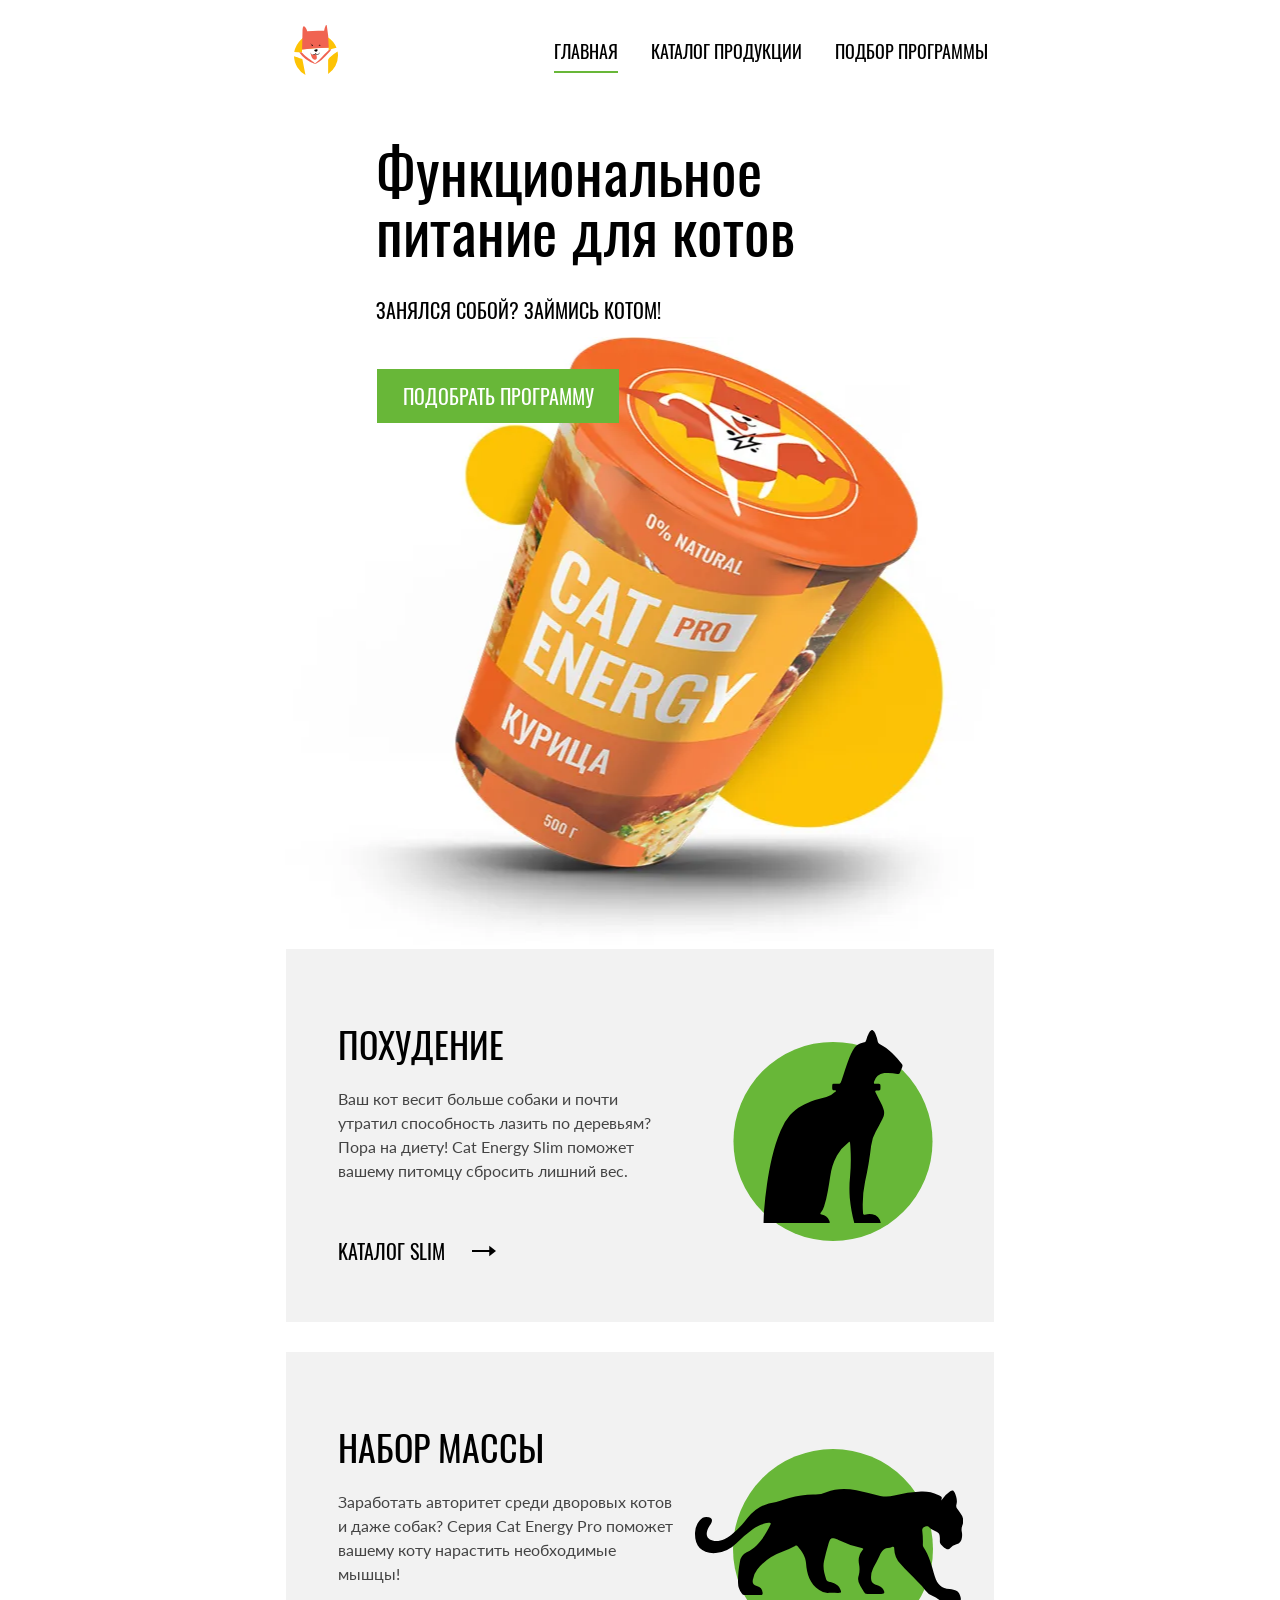
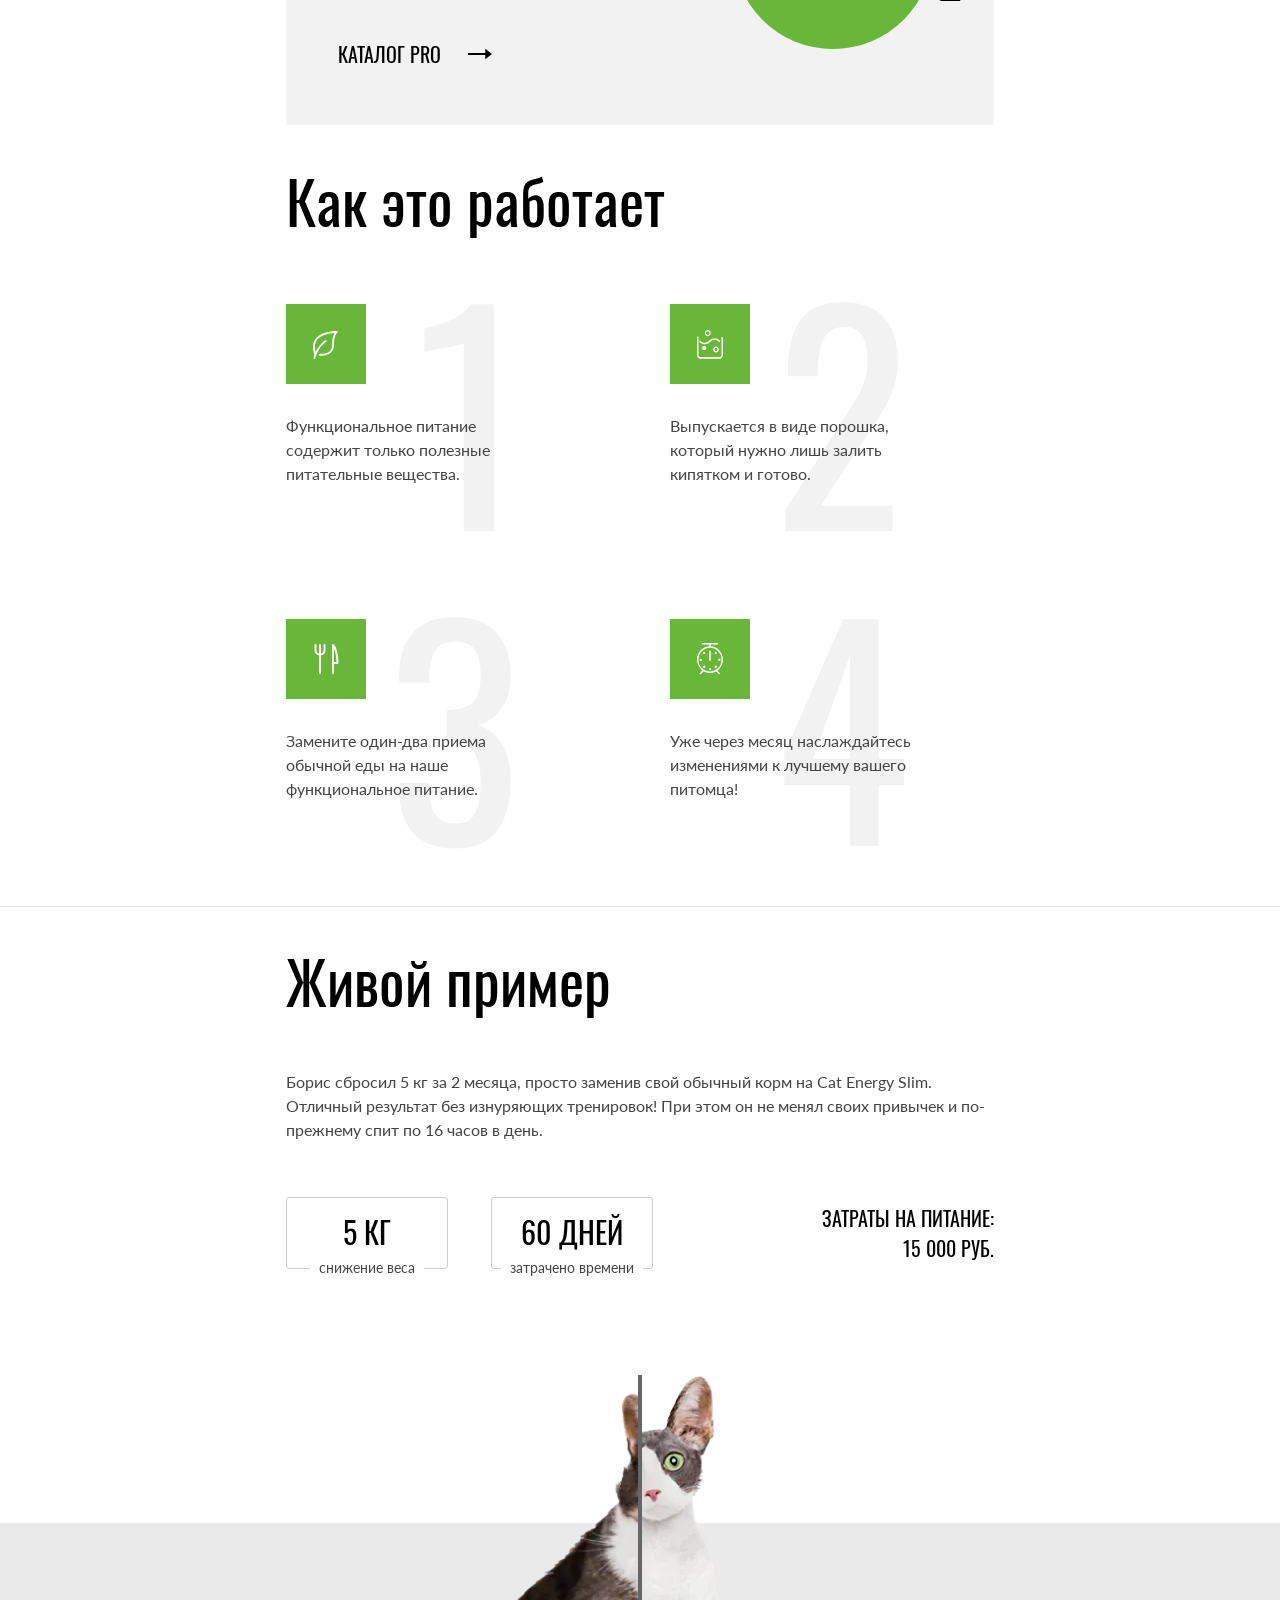
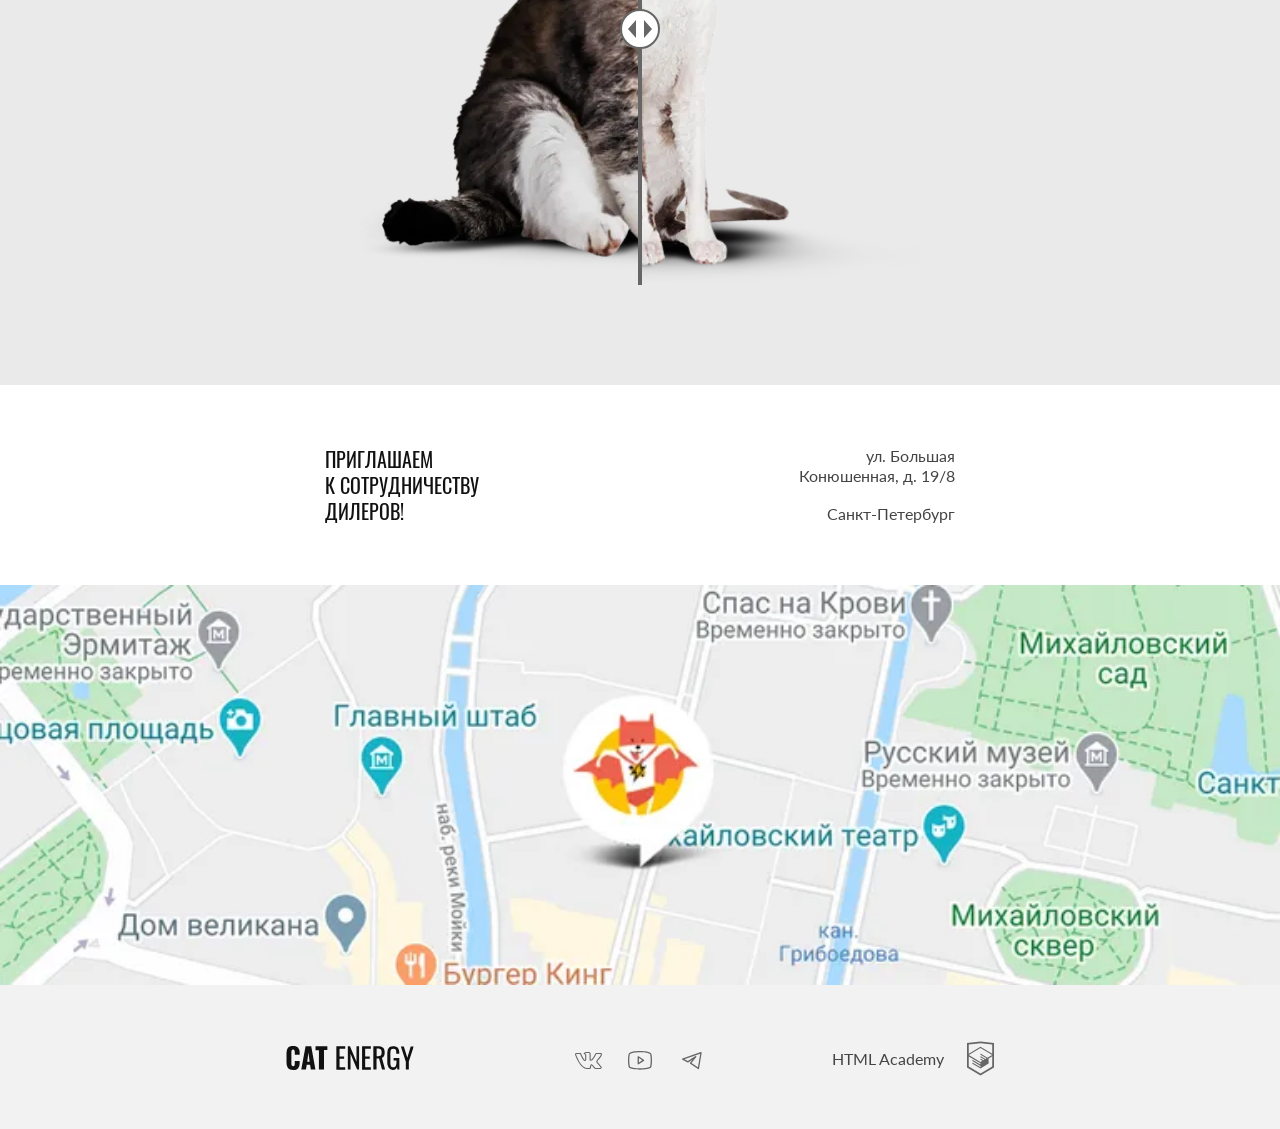
<file: index.html>
<!DOCTYPE html><html class="page" lang="ru"><head><meta charset="UTF-8"><title>Cat Energy</title><link rel="icon" href="favicon.ico"><link rel="icon" href="favicons/icon.svg" type="image/svg+xml"><link rel="apple-touch-icon" href="favicons/apple.png"><link rel="manifest" href="manifest.webmanifest"><meta name="viewport" content="width=device-width,initial-scale=1"><meta name="description" content="Производитель диетического кошачьего корма «Кэт энерджи»."><link rel="stylesheet" href="styles/styles.css"><link rel="preload" as="font" href="fonts/lato/Lato-Regular.woff2" type="font/woff2" crossorigin="anonymous"><link rel="preload" as="font" href="fonts/lato/Lato-Regular.woff" type="font/woff" crossorigin="anonymous"><link rel="preload" as="font" href="fonts/oswald/oswaldregular.woff2" type="font/woff2" crossorigin="anonymous"><link rel="preload" as="font" href="fonts/oswald/oswaldregular.woff" type="font/woff" crossorigin="anonymous"><script src="scripts/index.js" defer="defer"></script><script src="scripts/slider.js" defer="defer"></script><script src="https://api-maps.yandex.ru/2.1/?apikey=b741650d-aeca-472d-a761-ce8550b60bb1&lang=ru_RU" defer="defer"></script></head><body class="page__body"><header class="main-header"><div class="main-header__container"><a class="main-header__logo logo" href="index.html"><picture><source width="70" height="59" type="image/svg+xml" media="(min-width: 1440px)" srcset="images/logo-desktop.svg"><source width="60" height="50" type="image/svg+xml" media="(min-width: 768px)" srcset="images/logo-tablet.svg"><img class="logo__picture" src="images/logo-mobile.svg" width="33" height="38" alt="Логотип Cat Energy"></picture><picture><source width="118" height="21" type="image/svg+xml" media="(min-width: 1440px)" srcset="images/logo-text-desktop.svg"><source width="101" height="18" type="image/svg+xml" media="(min-width: 768px)" srcset="images/logo-text-tablet.svg"><img class="logo__image" src="images/logo-text-mobile.svg" width="101" height="18" alt="Текст логотипа Cat Energy"></picture></a></div><nav class="main-navigation main-navigation--closed main-navigation--nojs"><button class="main-navigation__toggle" type="button" aria-label="Main nav"><span class="visually-hidden">Открыть меню</span></button><div class="main-navigation__wrapper"><ul class="main-navigation__list site-list main-navigation__list--close"><li class="site-list__item site-list__item--active"><a class="main-navigation__link main-navigation__link--index main-navigation__link--current" href="index.html">Главная</a></li><li class="site-list__item"><a class="main-navigation__link main-navigation__link--index" href="catalog.html">Каталог продукции</a></li><li class="site-list__item"><a class="main-navigation__link main-navigation__link--index" href="#">Подбор программы</a></li></ul></div></nav></header><main class="main-container"><section class="promo"><div class="promo__wrapper"><h1 class="promo__title title">Функциональное<br>питание для котов</h1><p class="promo__slogan">Занялся собой? Займись котом!</p></div><div class="container"><picture><source width="552" height="499" type="image/webp" media="(min-width: 1440px)" srcset="images/can-desktop@1x.webp, images/can-desktop@2x.webp 2x"><source width="709" height="609" type="image/webp" media="(min-width: 768px)" srcset="images/can-tablet@1x.webp, images/can-tablet@2x.webp 2x"><source type="image/webp" srcset="images/can-mobile@1x.webp, images/can-mobile@2x.webp 2x"><source width="552" height="499" type="image/png" media="(min-width: 1440px)" srcset="images/can-desktop@1x.png, images/can-desktop@2x.png 2x"><source width="709" height="609" type="image/jpeg" media="(min-width: 768px)" srcset="images/can-tablet@1x.jpg, images/can-tablet@2x.jpg 2x"><img class="promo__image" src="images/can-mobile@1x.png" width="280" height="270" srcset="images/can-mobile@2x.png 2x" alt="Упаковка еды для котов серии PRO"></picture><a class="promo__link button text-boxes" href="#">Подобрать программу</a></div></section><section class="programs container container-padding"><div class="programs__wrapper"><h2 class="visually-hidden">Программы питания</h2><ul class="programs__list"><li class="programs__item programs__item--loss"><h3 class="programs__title">Похудение</h3><p class="programs__description">Ваш кот весит больше собаки и почти утратил способность лазить по деревьям? Пора на диету! Cat Energy Slim поможет вашему питомцу сбросить лишний вес.</p><a class="programs__link" href="#">Kаталог slim <span class="programs__link-icon"></span></a></li><li class="programs__item programs__item--gain"><h3 class="programs__title programs__title--gain">Набор массы</h3><p class="programs__description">Заработать авторитет среди дворовых котов и даже собак? Серия Cat Energy Pro поможет вашему коту нарастить необходимые мышцы!</p><a class="programs__link" href="#">Каталог pro <span class="programs__link-icon"></span></a></li></ul></div></section><section class="guide container container-padding"><div class="guide__wrapper"><h2 class="guide__title title-second">Как это работает</h2><ul class="guide__list"><li class="guide__item guide__item--nutrients enumerator"><p class="guide__description">Функциональное питание содержит только полезные питательные вещества.</p></li><li class="guide__item guide__item--powder enumerator"><p class="guide__description">Выпускается в виде порошка, который нужно лишь залить кипятком и готово.</p></li><li class="guide__item guide__item--replacement enumerator"><p class="guide__description">Замените один-два приема обычной еды на наше функциональное питание.</p></li><li class="guide__item guide__item--change enumerator"><p class="guide__description">Уже через месяц наслаждайтесь изменениями к лучшему вашего питомца!</p></li></ul></div></section><section class="example"><div class="example__wrapper"><div class="example__background container container-padding"><h2 class="example__title title-second">Живой пример</h2><p class="example__text">Борис сбросил 5 кг за 2 месяца, просто заменив свой обычный корм на Cat Energy Slim. Отличный результат без изнуряющих тренировок! При этом он не менял своих привычек и по-прежнему спит по 16 часов в день.</p><div class="example__line"><div class="example__list"><dl class="example__discription"><dt class="example__value">5 КГ</dt><dd class="example__option">Cнижение веса</dd></dl><dl class="example__discription"><dt class="example__value">60 ДНЕЙ</dt><dd class="example__option">Затрачено времени</dd></dl></div><p class="example__cost">Затраты на питание: <span class="example__price">15 000 РУБ.</span></p></div></div><div class="slider"><div class="slider__container"><ul class="slider__images"><li class="slider__image slider__image--before"><picture><source type="image/webp" media="(min-width: 768px)" srcset="images/cat-before-tablet-desktop@1x.webp, images/cat-before-tablet-desktop@2x.webp 2x" width="560" height="512"><source type="image/webp" srcset="images/cat-before-mobile@1x.webp, images/cat-before-mobile@2x.webp 2x"><source type="image/png" media="(min-width: 768px)" srcset="images/cat-before-tablet-desktop@1x.png, images/cat-before-tablet-desktop@2x.png 2x" width="560" height="512"><img class="slider__before" src="images/cat-before-mobile@1x.png" srcset="images/cat-before-mobile@2x.png 2x" alt="Кот до приема cat Energy" width="280" height="256"></picture></li><li class="slider__image slider__image--after"><picture><source type="image/webp" media="(min-width: 768px)" srcset="images/cat-after-tablet-desktop@1x.webp, images/cat-after-tablet-desktop@2x.webp 2x" width="560" height="512"><source type="image/webp" srcset="images/cat-after-mobile@1x.webp, images/cat-after-mobile@2x.webp 2x"><source type="image/png" media="(min-width: 768px)" srcset="images/cat-after-tablet-desktop@1x.png, images/cat-after-tablet-desktop@2x.png 2x" width="560" height="512"><img class="slider__after" src="images/cat-after-mobile@1x.png" srcset="images/cat-after-mobile@2x.png 2x" alt="Кот после приема cat Energy" width="280" height="256"></picture></li></ul><div class="slider__input"><button class="slider__button" type="button"><span class="visually-hidden">Посмотреть изменения</span></button></div></div></div></div></section></main><footer class="main-footer"><section class="contacts"><h2 class="visually-hidden">Контакты</h2><div class="contacts__wrapper container container-padding"><div class="contacts__content"><p class="contacts__slogan text-boxes">Приглашаем <span class="line-break-span">к сотрудничеству</span> дилеров!</p><address class="contacts__address">ул. Большая <span class="line-break-span">Конюшенная, д. 19/8</span> <span class="contacts__city">Санкт-Петербург</span></address></div></div><div class="contacts__map" id="map" style="width:100%; height:400px"></div></section><div class="main-footer__wrapper container container-padding"><a class="main-footer__logo logo" href="/" aria-label="Логотип Cat Energy"><img class="logo__text" src="images/logo-text.svg" width="128" height="24" alt="Товарный знак компании Cat Energy"></a><div class="main-footer__social social"><ul class="social__list"><li class="social__item"><a class="social__link social__link--vkontakte" href="https://vk.com/htmlacademy" target="_blank" rel="noreferrer noopener" aria-label="Vkontakte"></a></li><li class="social__item"><a class="social__link social__link--youtube" href="https://www.youtube.com/user/htmlacademyru" target="_blank" rel="noreferrer noopener" aria-label="Youtube"></a></li><li class="social__item"><a class="social__link social__link--telegram" href="https://t.me/htmlacademy" target="_blank" rel="noreferrer noopener" aria-label="Telegram"></a></li></ul></div><div class="main-footer__copyright copyright"><a class="copyright__link" href="https://htmlacademy.ru/intensive/adaptive" target="_blank" rel="noreferrer noopener"><span>HTML Academy</span> <svg class="copyright__link-logo" width="27" height="35" viewBox="0 0 27 35" fill="currentColor" xmlns="http://www.w3.org/2000/svg"><path d="M13.6426 0.515754L13.5 0.5L0 1.90733V26.5129L13.5 34.5L27 26.5129V1.90733L13.6426 0.515754ZM25.2344 25.5151L13.5 32.4573L1.76561 25.5151V15.4293L13.4507 22.3451L13.4701 23.5984L5.45351 18.8548L5.44295 20.0801L13.4894 24.8885L13.5088 26.175L5.46408 21.4174L5.45351 22.6427L13.5 27.4511L21.6239 22.6182V21.3929V17.409L25.2432 15.2595L25.2344 25.5151ZM25.2344 13.9519L22.0147 15.8319L20.5325 16.7071L13.4666 12.5201L13.456 13.7454L19.4957 17.318L19.4429 17.3495L19.3126 17.4247L18.4536 17.9166L13.4666 14.9689L13.456 16.1942L17.3921 18.5222L16.4591 19.1314L16.438 19.1436L13.4666 17.402L13.456 18.6273L15.4029 19.7615L13.4155 20.9483L1.7973 14.0762L13.4349 7.11831L25.2344 13.9519ZM25.2344 12.7266L13.4401 5.81075L1.76561 12.7196V3.4897L13.5 2.26442L25.2344 3.4897V12.7266Z"/></svg></a></div></div></footer><script src="scripts/script.js"></script></body></html>
</file>
<file: styles/styles.css>
@font-face{font-family:Lato;font-weight:400;font-style:normal;font-display:swap;src:url(../fonts/lato/Lato-Regular.woff2)format("woff2"),url(../fonts/lato/Lato-Regular.woff)format("woff")}@font-face{font-family:Oswald;font-weight:400;font-style:normal;font-display:swap;src:url(../fonts/oswald/oswaldregular.woff2)format("woff2"),url(../fonts/oswald/oswaldregular.woff)format("woff")}*,:before,:after{box-sizing:border-box}body{color:#444;margin:0;font-family:Lato,Arial,sans-serif;font-size:14px;line-height:18px;position:relative}img{object-fit:contain}a{text-decoration:none}.visually-hidden{white-space:nowrap;-webkit-clip-path:inset(100%);clip-path:inset(100%);border:0;width:1px;height:1px;margin:-1px;padding:0;position:absolute;overflow:hidden}.page{height:100%}.page__body{grid-template-rows:min-content 1fr min-content;min-height:100%;display:grid}.button{color:#fff;text-align:center;background-color:#68b738;border:none;min-width:280px;padding:10px}.button:not(:disabled):hover,.button:not(:disabled):active,.button:not(:disabled):focus-visible{background-color:#5eaa2f}.button:not(:disabled):active{color:#ffffff4d}.button:disabled{background-color:#e7e7e7}@media (width>=768px){.main-header{gap:68px;width:768px;margin:0 auto;padding:0 30px;display:flex}}@media (width>=1440px){.main-header{align-items:center;gap:448px;width:1440px;padding:31px 110px}}.main-header__container{max-width:320px;margin:0 auto;position:relative}@media (width>=768px){.main-header__container{align-items:center;max-width:200px;margin:25px 0 0;display:flex}}.main-header__logo{align-items:center;width:210px;padding:13px 0 10px 20px;display:inline-flex}@media (width>=768px){.main-header__logo{margin:0 13px 0 0;padding:0}}@media (width>=1440px){.main-header__logo{height:59px}}.main-header__logo:not(:disabled):hover,.main-header__logo:not(:disabled):focus-visible{opacity:.8}.main-header__logo:not(:disabled):active{opacity:.6}.main-header__logo:disabled{opacity:.2}.container{max-width:320px;margin:0 auto;position:relative}@media (width>=768px){.container{max-width:768px}}@media (width>=1440px){.container{max-width:1440px}}.logo__picture{margin-right:56px}@media (width>=768px){.logo__picture{margin-right:13px}}.toggle{cursor:pointer;background-color:#fff;background-image:url(../icons/stack.svg#menu-close);background-position:50%;background-repeat:no-repeat;background-size:24px 24px;border:none;width:65px;height:65px}.toggle:hover{opacity:.6}.toggle:active{opacity:.3}@media (width>=768px){.toggle{display:none}}.main-navigation{width:100%}.main-navigation__toggle{z-index:2;cursor:pointer;background-color:#fff;border:none;width:65px;height:65px;padding:0;display:block;position:absolute;top:0;right:0}.main-navigation--closed .main-navigation__toggle:before{content:"";background-color:#000;width:24px;height:2px;position:absolute;top:20px;left:21px;box-shadow:0 8px #000,0 16px #000}.main-navigation--closed .main-navigation__toggle:focus:before{background-color:#0009;box-shadow:0 8px #0009,0 16px #0009}.main-navigation--closed .main-navigation__toggle:active:before{background-color:#0000004d;box-shadow:0 8px #0000004d,0 16px #0000004d}@media (width<=767px){.main-navigation--closed .site-list__item,.main-navigation--closed .user-list__item{display:none}.main-navigation--opened .main-navigation__wrapper{z-index:10;background-color:#fff;min-width:100vw;min-height:21vh;position:absolute}.main-navigation--nojs .main-navigation__toggle{display:none}.main-navigation--nojs .main-navigation__wrapper{min-height:0;position:static}.main-navigation--nojs .site-list__item{display:block}.main-navigation--nojs .user-list__item{background-color:#fff;display:block}}.main-navigation--opened .main-navigation__toggle:before,.main-navigation--opened .main-navigation__toggle:after{content:"";background-color:#000;width:26px;height:2px;position:absolute;top:31px;left:23px}.main-navigation--opened .main-navigation__toggle:before{box-shadow:none;transform:rotate(45deg)}.main-navigation--opened .main-navigation__toggle:after{transform:rotate(-45deg)}.main-navigation--opened .main-navigation__toggle:active:before,.main-navigation--opened .main-navigation__toggle:active:after{background-color:#0000004d}.main-navigation__list{margin:0;padding:0;list-style-type:none}.main-navigation__list a{color:#000;text-transform:uppercase;font-family:Oswald,Arial,sans-serif;font-size:20px;line-height:20px}@media (width>=768px){.main-navigation__list a{font-size:18px;line-height:24px}}@media (width>=1440px){.main-navigation__list a{font-size:20px;line-height:20px}}@media (width>=768px){.main-navigation__list{width:436px}.main-navigation__toggle{display:none}}@media (width>=1440px){.main-navigation__list{width:475px}}.site-list{border-bottom:1px solid #e6e6e6}@media (width>=768px){.site-list{border:none;flex-wrap:wrap;justify-content:flex-start;width:480px;display:flex}}@media (width>=1440px){.site-list{justify-content:flex-end;width:570px}}@media (width>=768px){.site-list__item{margin-right:33px}.site-list__item:last-child{margin-right:0}.site-list__item--active{position:relative}.site-list__item--active:after{content:"";background:#68b738;height:2px;position:absolute;bottom:2px;left:0;right:0}}@media (width>=768px) and (width>=1440px){.site-list__item--active:after{background:#fff}}@media (width>=768px){.site-list__item--active-catalog{position:relative}}@media (width>=768px) and (width>=768px){.site-list__item--active-catalog:after{content:"";background:#68b738;height:2px;position:absolute;bottom:2px;left:0;right:0}}@media (width>=768px){.site-list__item a[href]:hover{opacity:.6}.site-list__item a[href]:active{opacity:.3}}@media (width>=1440px){.site-list__item a[href]{color:#fff}.site-list__item a[href]:hover{opacity:.6}.site-list__item a[href]:active{opacity:.3}.site-list__item--catalog a[href]{color:#111}}.site-list a{text-align:center;border-top:1px solid #e6e6e6;padding-top:19px;padding-bottom:26px;display:block}@media (width>=768px){.site-list a{border:none;padding:39px 0 12px}}.promo{flex-direction:column;min-height:480px;margin-bottom:20px;display:flex}@media (width>=768px){.promo{max-width:768px;min-height:870px;margin:0 auto;padding:36px 120px}}@media (width>=1440px){.promo{max-width:1300px;min-height:631px;padding-top:55px}}.promo__wrapper{background-color:#4f4f54;background-image:-webkit-linear-gradient(#68b738d9 0% 100%),-webkit-image-set(url(../images/cat-background-mobile@1x.jpg) 1x,url(../images/cat-background-mobile@2x.jpg) 2x);background-image:linear-gradient(#68b738d9 0% 100%),image-set("../images/cat-background-mobile@1x.jpg" 1x,"../images/cat-background-mobile@2x.jpg" 2x);background-position:top,top;background-repeat:no-repeat;background-size:100% 302px,320px 302px;min-height:302px;margin-bottom:100px;padding-top:25px}@media (width>=768px){.promo__wrapper{background:0 0;margin-bottom:-85px}}@media (width>=1440px){.promo__wrapper:before{content:"";z-index:-1;background-color:#4f4f54;background-image:linear-gradient(#68b738d9 0% 100%),url(../images/cat-background@2x.jpg);background-position:100%,0%;background-repeat:no-repeat;background-size:cover,1040px 100%;width:50%;height:694px;position:absolute;top:0;right:0}}.promo__title{color:#fff;width:280px;margin:0 auto 26px}@media (width>=768px){.promo__title{color:#000;width:420px;margin-bottom:40px;margin-left:0;margin-right:0}}.promo__slogan{text-transform:uppercase;color:#fff;text-align:center;width:280px;margin:0 auto;font-family:Oswald,Arial,sans-serif;font-size:14px;line-height:14px}@media (width>=768px){.promo__slogan{color:#000;text-align:start;width:420px;margin-left:0;margin-right:0;font-size:20px;line-height:20px}}.promo__image{position:absolute;top:-237px;left:50%;translate:-50%}@media (width>=768px){.promo__image{z-index:-1;top:5px}}@media (width>=1440px){.promo__image{top:-279px;left:114px}}.promo__link{justify-content:center;margin-top:37px;display:inline-flex}@media (width>=768px){.promo__link{min-width:242px;margin-left:-263px;padding:14px}}@media (width>=1440px){.promo__link{max-width:420px;margin-left:-529px}}.title{text-align:center;font-family:Oswald,Arial,sans-serif;font-size:36px;font-weight:400;line-height:36px}@media (width>=768px){.title{text-align:start;font-size:60px;line-height:60px}.programs{margin-bottom:45px}}.programs__list{margin:0;padding:0;list-style-type:none}@media (width>=1440px){.programs__list{flex-wrap:wrap;gap:80px;display:flex}}.programs__item{background-color:#f2f2f2;background-repeat:no-repeat;margin-bottom:22px;padding:21px 20px 18px}@media (width>=768px){.programs__item{margin-bottom:30px;padding:77px 316px 58px 52px}}@media (width>=1440px){.programs__item{max-width:570px;padding:77px 60px 55px 52px}}.programs__item--loss{background-image:url(../icons/stack.svg#cat-slim);background-position:20px 21px;background-size:50px 53px}@media (width>=768px){.programs__item--loss{background-position:right 12% top 50%;background-size:200px 211px}}@media (width>=1440px){.programs__item--loss{background-position:right 89% top 15%;background-size:100px 106px}}.programs__item--gain{background-image:url(../icons/stack.svg#cat-pro);background-position:11px 25px;background-size:67px 50px}@media (width>=768px){.programs__item--gain{background-position:right 7% top 56%;background-size:268px 200px}}@media (width>=1440px){.programs__item--gain{background-position:right 93% top 17%;background-size:134px 100px}}.programs__title{text-transform:uppercase;color:#000;text-align:center;margin:8px 8px 30px 16px;font-family:Oswald,Arial,sans-serif;font-size:24px;font-weight:400;line-height:37px}@media (width>=768px){.programs__title{text-align:start;margin:0 0 25px;font-size:36px;line-height:36px}}@media (width>=1440px){.programs__title{text-align:center;margin:0 0 73px 29px}}.programs__title--gain{margin-left:47px}@media (width>=768px){.programs__title--gain{margin:0 0 25px}}@media (width>=1440px){.programs__title--gain{margin-bottom:73px;margin-left:72px}}.programs__description{border-bottom:1px solid #d9d9d9;margin:0 0 19px;padding-bottom:21px}@media (width>=768px){.programs__description{border:none;margin-bottom:37px;font-size:16px;line-height:24px}}@media (width>=1440px){.programs__description{margin-bottom:11px}}.programs__link{text-transform:uppercase;color:#000;font-family:Oswald,Arial,sans-serif;font-size:16px;line-height:16px;position:relative}@media (width>=768px){.programs__link{min-width:165px;font-size:20px;line-height:20px}}.programs__link:hover .programs__link-icon:after{left:0}.programs__link:active{opacity:.3}.programs__link-icon{width:40px;height:12px;display:inline-flex;position:relative;overflow:hidden}@media (width>=768px){.programs__link-icon{width:49px;height:16px}}.programs__link-icon:after{content:"";background-color:#000;width:100%;height:100%;position:absolute;top:-1px;left:-3px;-webkit-mask-image:url(../icons/stack.svg#arrow);mask-image:url(../icons/stack.svg#arrow);-webkit-mask-position:100%;mask-position:100%;-webkit-mask-size:24px 12px;mask-size:24px 12px;-webkit-mask-repeat:no-repeat;mask-repeat:no-repeat}.container-padding{padding:0 20px}@media (width>=768px){.container-padding{padding:0 30px}}@media (width>=1440px){.container-padding{padding:0 110px}}.guide{margin-bottom:49px}@media (width>=768px){.guide{min-height:736px;margin-bottom:0}}@media (width>=1440px){.guide{min-height:396px}}.guide__list{margin:0;padding:0;list-style-type:none}@media (width>=768px){.guide__list{grid-template-columns:247px 249px;gap:62px 137px;display:grid}}@media (width>=1440px){.guide__list{flex-wrap:wrap;gap:73px;display:flex}}.guide__item{margin-bottom:20px;display:flex}@media (width>=768px){.guide__item{flex-direction:column;margin:0;padding:14px 0 57px}}@media (width>=1440px){.guide__item{max-width:250px}}.guide__item:before{content:"";background-position:50%;background-repeat:no-repeat;background-size:60px 60px;flex-shrink:0;width:60px;height:60px;display:block}@media (width>=768px){.guide__item:before{background-size:80px 80px;width:80px;height:80px}}.guide__item--nutrients:before{background-image:url(../icons/stack.svg#nutrients-mobile)}@media (width>=768px){.guide__item--nutrients:before{background-image:url(../icons/stack.svg#nutrients)}}.guide__item--powder:before{background-image:url(../icons/stack.svg#powder-mobile)}@media (width>=768px){.guide__item--powder:before{background-image:url(../icons/stack.svg#powder)}}.guide__item--replacement:before{background-image:url(../icons/stack.svg#replacement-mobile)}@media (width>=768px){.guide__item--replacement:before{background-image:url(../icons/stack.svg#replacement)}}.guide__item--change:before{background-image:url(../icons/stack.svg#change-mobile)}@media (width>=768px){.guide__item--change:before{background-image:url(../icons/stack.svg#change)}}.guide__description{margin:0 0 0 20px}@media (width>=768px){.guide__description{margin:30px 0 0;font-size:16px;line-height:24px}}.enumerator{counter-increment:enumerator 1;position:relative}@media (width>=768px){.enumerator:after{color:#f2f2f2;content:counter(enumerator);z-index:-1;font-family:Oswald,Arial,sans-serif;font-size:280px;line-height:280px;position:absolute;top:-25px;right:11px}}.title-second{color:#000;margin:0 0 40px;font-family:Oswald,Arial,sans-serif;font-size:36px;font-weight:400;line-height:40px}@media (width>=768px){.title-second{margin-bottom:60px;font-size:60px;line-height:60px}}.example{background:#eaeaea;height:659px;padding-top:24px}@media (width>=768px){.example{background:0 0;border-top:1px solid #e6e6e6;height:1059px;margin-bottom:20px;padding-top:43px}}@media (width>=1440px){.example{border:none;height:auto;margin-bottom:0;padding-bottom:55px;position:relative}.example:before{content:"";background-color:#f2f2f2;width:100%;height:80%;position:absolute;top:181px;left:0}.example__wrapper{max-width:1440px;margin:0 auto;padding:0 110px;display:flex;position:relative}.example__background{padding:0}.example__title{margin-bottom:147px}}.example__text{margin-bottom:5px}@media (width>=768px){.example__text{margin:0 0 41px;font-size:16px;line-height:24px}}@media (width>=1440px){.example__text{width:433px;margin-bottom:55px}}@media (width>=768px){.example__line{flex-wrap:wrap;justify-content:space-between;display:flex}}@media (width>=1440px){.example__line{flex-direction:column;gap:10px}}.example__list{text-align:center;justify-content:space-between;margin-bottom:21px;display:flex}@media (width>=768px){.example__list{gap:43px;margin:0}}@media (width>=1440px){.example__list{justify-content:flex-start;margin-bottom:20px}}.example__discription{border:1px solid #cdcdcd;border-radius:3px;min-width:124px;padding:15px;position:relative}@media (width>=768px){.example__discription{min-width:162px}}.example__value{text-transform:uppercase;color:#000;font-family:Oswald,Arial,sans-serif;font-size:24px;line-height:24px}@media (width>=768px){.example__value{font-size:30px;line-height:37px}}.example__option{text-transform:lowercase;background:#eaeaea;padding:0 17px;font-size:12px;line-height:12px;position:absolute;bottom:-18px;transform:translate(-44%)}@media (width>=768px){.example__option{white-space:nowrap;background:#fff;margin:0;padding:0 9px;font-size:14px;line-height:14px;bottom:-7px;left:50%;transform:translate(-50%)}}@media (width>=1440px){.example__option{background:#f2f2f2}}.example__cost{text-transform:uppercase;color:#000;text-align:center;margin-bottom:20px;font-family:Oswald,Arial,sans-serif;font-size:14px;line-height:20px}@media (width>=768px){.example__cost{text-align:right;max-width:190px;font-size:20px;line-height:30px}}@media (width>=1440px){.example__cost{text-align:left;max-width:433px;line-height:20px}.example__price{margin-left:61px}}.slider{position:relative}@media (width>=768px){.slider{background-color:#eaeaea;width:100%;height:426px;top:276px}.slider:before{content:"";background-color:#eaeaea;width:100vw;height:100%;position:absolute;top:-36px;left:0;box-shadow:-200px 0 #eaeaea}}@media (width>=1440px){.slider{background-color:#0000;padding:0;top:87px;right:543px}.slider:before{display:none}}.slider__container{width:280px;height:256px;margin:0 auto;position:relative}@media (width>=768px){.slider__container{width:560px;height:512px;top:-186px}}@media (width>=1440px){.slider__container{margin:0;position:absolute;top:-86px;left:770px}}.slider__images{width:100%;height:100%;margin:0;padding:0;list-style-type:none;display:flex}.slider__image--after{width:100%;height:100%;position:absolute}.slider__before{-webkit-clip-path:inset(0 50% 0 0);clip-path:inset(0 50% 0 0);width:100%;height:100%;display:block}.slider__after{-webkit-clip-path:inset(0 0 0 50%);clip-path:inset(0 0 0 50%);width:100%;height:100%;display:block}.slider__input{width:100%;height:100%;position:absolute;top:0;left:0}.slider__button{cursor:pointer;background-color:#fff;border:2px solid #666;border-radius:50%;width:40px;height:40px;position:absolute;top:50%;left:50%;translate:-50% -50%}.slider__button:before{content:"";background-color:#666;width:24px;height:18px;position:absolute;top:50%;left:50%;translate:-50% -50%;-webkit-mask-image:url(../icons/stack.svg#slider);mask-image:url(../icons/stack.svg#slider);-webkit-mask-position:50%;mask-position:50%;-webkit-mask-repeat:no-repeat;mask-repeat:no-repeat}.slider__button:after{content:"";background-color:#666;width:4px;height:108px;position:absolute;top:-108px;left:50%;translate:-50%;box-shadow:0 144px #666}.slider__button:hover{border-color:#68b738}.slider__button:hover:before{background-color:#68b738}.slider__button:hover:after{background-color:#68b738;box-shadow:0 144px #68b738}.slider__button:active{border-color:#5eaa2f99}.slider__button:active:before{background-color:#5eaa2f99}.slider__button:active:after{background-color:#5eaa2f99;box-shadow:0 144px #5eaa2f99}@media (width>=768px){.slider__button:after{height:236px;top:-236px;box-shadow:0 274px #666}.slider__button:hover:after{box-shadow:0 274px #68b738}.slider__button:active:after{box-shadow:0 274px #5eaa2f99}}.main-footer{background:#f2f2f2;width:100vw}.main-footer__wrapper{flex-direction:column;align-items:center;padding-top:18px;padding-bottom:40px;display:flex}@media (width>=768px){.main-footer__wrapper{flex-direction:row;justify-content:space-between;align-items:center;gap:118px;padding-top:35px}}@media (width>=1440px){.main-footer__wrapper{gap:372px;padding-top:45px}}.main-footer__logo{justify-content:center;align-items:center;padding-top:7px;padding-bottom:15px}@media (width>=768px){.main-footer__logo{padding-top:12px}}.main-footer__logo:not(:disabled):hover,.main-footer__logo:not(:disabled):focus-visible{opacity:.8}.main-footer__logo:not(:disabled):active{opacity:.6}.main-footer__logo:disabled{opacity:.2}.main-footer__copyright{width:100%}@media (width>=768px){.main-footer__copyright{padding-bottom:6px}}.main-footer__copyright:not(:disabled):active,.main-footer__copyright:not(:disabled):focus-visible{opacity:.3}.main-footer__copyright:disabled{opacity:.2}.main-footer__copyright .copyright__link-logo{fill:#666}.main-footer__copyright:not(:disabled):hover .copyright__link-logo{fill:#68b738}.social{width:100%}@media (width>=768px){.social{padding-left:26px}}.social__list{border-top:1px solid #d9d9d9;border-bottom:1px solid #d9d9d9;justify-content:center;gap:24px;margin:0;padding:21px 0 18px;list-style-type:none;display:flex}@media (width>=768px){.social__list{border:none;padding-top:14px;padding-left:8px}}.social__link{background-color:#666;background-position:50%;min-width:28px;min-height:22px;display:block}.social__link:not(:disabled):hover,.social__link:not(:disabled):focus{background-color:#68b738}.social__link:not(:disabled):active{background-color:#68b7384d}.social__link:disabled{opacity:.2}.social__link--vkontakte{-webkit-mask-image:url(../icons/stack.svg#vkontakte);mask-image:url(../icons/stack.svg#vkontakte);-webkit-mask-size:28px 22px;mask-size:28px 22px;-webkit-mask-repeat:no-repeat;mask-repeat:no-repeat}.social__link--youtube{-webkit-mask-image:url(../icons/stack.svg#youtube);mask-image:url(../icons/stack.svg#youtube);-webkit-mask-size:28px 22px;mask-size:28px 22px;-webkit-mask-repeat:no-repeat;mask-repeat:no-repeat}.social__link--telegram{-webkit-mask-image:url(../icons/stack.svg#telegram);mask-image:url(../icons/stack.svg#telegram);-webkit-mask-size:28px 22px;mask-size:28px 22px;-webkit-mask-repeat:no-repeat;mask-repeat:no-repeat}.copyright__link{color:#444;justify-content:space-between;align-items:center;padding-top:19px;font-size:16px;line-height:20px;display:flex}@media (width>=768px){.copyright__link{padding-top:0}}.contacts{background:#fff;margin-bottom:14px}@media (width>=1310px){.contacts{position:relative}}.contacts--background{background:#f2f2f2}@media (width>=1310px){.contacts__wrapper{z-index:1;background-color:#0000;max-width:1440px;height:1px;margin:-1px auto 0;padding:0 110px;display:block;position:relative;top:0}}.contacts__content{background-color:#fff;justify-content:space-between;padding-top:26px;padding-bottom:26px;display:flex}@media (width>=768px){.contacts__content{padding:61px 39px}}@media (width>=1310px){.contacts__content{width:565px;min-height:199px;max-height:120%;padding:61px 70px 60px 80px;position:absolute;bottom:-294px;left:110px}}.contacts__content--grey{background-color:#f2f2f2}@media (width>=1310px){.contacts__content--grey{background-color:#fff}}.contacts__content--background{background:#f2f2f2}@media (width>=1440px){.contacts__content--background{background-color:#fff}}.contacts__slogan{color:#111;max-width:140px;margin:0;padding-right:10px}@media (width>=768px){.contacts__slogan{max-width:170px;font-size:20px;line-height:26px}}@media (width>=1310px){.contacts__slogan{overflow:hidden}}.contacts__address{color:#444;width:100%;max-width:140px;font-family:Lato,Arial,sans-serif;font-size:14px;font-style:normal;line-height:20px}@media (width>=768px){.contacts__address{text-align:right;max-width:170px;font-size:16px}}@media (width>=1310px){.contacts__address{text-align:left;max-width:165px;overflow:hidden}}@media (width>=768px){.contacts__city{max-width:170px;margin-top:18px;display:inline-block}}.contacts__map{background-color:#ebebeb;background-image:-webkit-image-set(url(../images/location-mobile@1x.webp) 1x type("image/webp"),url(../images/location-mobile@2x.webp) 2x type("image/webp"),url(../images/location-mobile@1x.png) 1x type("image/png"),url(../images/location-mobile@2x.png) 2x type("image/png"));background-image:image-set("../images/location-mobile@1x.webp" 1x type("image/webp"),"../images/location-mobile@2x.webp" 2x type("image/webp"),"../images/location-mobile@1x.png" 1x type("image/png"),"../images/location-mobile@2x.png" 2x type("image/png"));background-position:50%;background-repeat:no-repeat;background-size:cover;width:100%;height:100%;max-height:362px;position:relative}@media (width>=768px){.contacts__map{background-image:-webkit-image-set(url(../images/location-tablet@1x.webp) 1x type("image/webp"),url(../images/location-tablet@2x.webp) 2x type("image/webp"),url(../images/location-tablet@1x.png) 1x type("image/png"),url(../images/location-tablet@2x.png) 2x type("image/png"));background-image:image-set("../images/location-tablet@1x.webp" 1x type("image/webp"),"../images/location-tablet@2x.webp" 2x type("image/webp"),"../images/location-tablet@1x.png" 1x type("image/png"),"../images/location-tablet@2x.png" 2x type("image/png"));max-height:400px}}@media (width>=1310px){.contacts__map{background-image:-webkit-image-set(url(../images/location-desktop@1x.webp) 1x type("image/webp"),url(../images/location-desktop@2x.webp) 2x type("image/webp"),url(../images/location-desktop@1x.png) 1x type("image/png"),url(../images/location-desktop@2x.png) 2x type("image/png"));background-image:image-set("../images/location-desktop@1x.webp" 1x type("image/webp"),"../images/location-desktop@2x.webp" 2x type("image/webp"),"../images/location-desktop@1x.png" 1x type("image/png"),"../images/location-desktop@2x.png" 2x type("image/png"));background-position:50% 0}}.line-break-span{display:block}.catalog-container__title{color:#000;text-align:start;margin-top:28px;margin-bottom:40px}@media (width>=768px){.catalog-container__title{margin-top:61px;margin-bottom:84px;padding:0}}@media (width>=1440px){.catalog-container__title{margin-top:42px}}.basic-products{margin-bottom:25px}@media (width>=768px){.basic-products{max-width:768px;margin:0 auto 71px;padding:0 30px}}@media (width>=1440px){.basic-products{max-width:1440px;margin:0 auto 70px;padding:0 110px}}.basic-products__list{margin:0;padding:0;list-style-type:none}@media (width>=768px){.basic-products__list{grid-template-columns:1fr 1fr;gap:61px 60px;display:grid}}@media (width>=1440px){.basic-products__list{grid-template-columns:repeat(4,245px);gap:63px 80px}}.text-boxes{text-transform:uppercase;font-family:Oswald,Arial,sans-serif;font-size:16px;line-height:20px}@media (width>=768px){.text-boxes{font-size:20px;line-height:26px}}.text-description{font-size:12px;line-height:16px}@media (width>=768px){.text-description{font-size:16px;line-height:20px}}.cards__item{border-top:1px solid #ebebeb}@media (width>=768px){.cards__item{background:linear-gradient(#fff 16%,#f2f2f2 16%);border:none;flex-direction:column;justify-content:center;padding-top:12px;padding-bottom:16px;display:flex}}.cards__item--more{border-bottom:1px solid #ebebeb}@media (width>=768px){.cards__item--more{background:0 0;border:none;padding-left:7px;padding-right:7px;display:block;box-shadow:inset 0 82px #fff,inset 0 84px #f2f2f2,inset 0 0 0 2px #f2f2f2}}.cards__item-more{background-image:url(../icons/stack.svg#plus);background-position:50% 14%;background-repeat:no-repeat;background-size:30px 30px;flex-direction:column;align-items:center;padding-top:78px;display:flex}@media (width>=768px){.cards__item-more{background-position:50% 23%;background-size:60px 60px;margin-top:34px;padding-top:192px;display:block}}@media (width>=1440px){.cards__item-more{padding:185px 30px 0}}.cards__wrapper{grid-template-columns:1fr 1fr;width:320px;margin:0 auto;padding:0 20px;display:grid}@media (width>=768px){.cards__wrapper{flex-direction:column;align-items:center;width:324px;margin:0;padding:0;display:flex}}@media (width>=1440px){.cards__wrapper{width:245px}}.cards__link-image{justify-content:center;align-items:center;min-height:144px;display:flex}@media (width>=768px){.cards__link-image{height:206px;margin-bottom:26px}}@media (width>=1440px){.cards__link-image{height:196px;margin-bottom:25px}}.cards__link-image:hover{opacity:.6}.cards__link-image:active{opacity:.3}@media (width>=1440px){.cards__image{margin-top:5px}}.cards__text{flex-direction:column;justify-content:center;display:flex}@media (width>=768px){.cards__text{align-items:center;margin-bottom:34px}}.cards__link-text{max-width:80px;min-height:50px;display:inline-block}@media (width>=768px){.cards__link-text{text-align:center;max-width:135px;margin-bottom:16px}}@media (width>=1440px){.cards__link-text{margin-bottom:20px}}.cards__link-text:hover{opacity:.6}.cards__link-text:active{opacity:.3}.cards__title{color:#222;margin:0;font-weight:400}@media (width>=768px){.cards__title{line-height:24px}.cards__title--more{text-align:center;margin:0 43px 24px}}@media (width>=1440px){.cards__title--more{margin:0 0 24px}}.cards__description{grid-template-columns:1fr 1fr;display:grid}@media (width>=768px){.cards__description{row-gap:9px;width:250px}}@media (width>=1440px){.cards__description{row-gap:4px;width:169px}}@media (width>=768px){.cards__option{border-bottom:1px solid #cdcdcd;padding-bottom:2px}}@media (width>=1440px){.cards__option{padding-bottom:8px}}.cards__value{text-align:right;margin:0}@media (width>=768px){.cards__value{border-bottom:1px solid #cdcdcd;padding-bottom:2px}}.cards__button{grid-column:1/-1;margin-bottom:24px}@media (width>=768px){.cards__button{min-width:250px;font-size:16px;line-height:20px}}@media (width>=1440px){.cards__button{min-width:169px}}.cards__button--more{color:#444;background:#f2f2f2}.cards__button--more:not(:disabled):hover,.cards__button--more:not(:disabled):active,.cards__button--more:not(:disabled):focus-visible{color:#444;background-color:#ebebeb}.cards__button--more:disabled{background-color:#e7e7e7}@media (width>=768px){.cards__button--more{display:block}}.cards__explanation{margin:9px 0 21px}@media (width>=768px){.cards__explanation{text-align:center;margin-bottom:83px;margin-left:20px;margin-right:20px;line-height:18px}}@media (width>=1440px){.cards__explanation{margin-bottom:91px;margin-left:0;margin-right:0}}.title-addition{color:#000;background:#fff;width:-moz-fit-content;width:fit-content;font-family:Oswald,Arial,sans-serif;font-size:24px;font-weight:400;line-height:24px;position:relative;box-shadow:-40px 0 #fff,40px 0 #fff}@media (width>=768px){.title-addition{margin-left:40px;font-size:32px;line-height:32px}}@media (width>=1440px){.title-addition{margin-left:0;font-size:40px;line-height:40px}}.title-addition:before{content:"";z-index:-1;background:#68b738;width:100vw;height:2px;position:absolute;top:10px;right:0;box-shadow:100vw 0 #68b738}@media (width>=768px){.title-addition:before{top:14px}}@media (width>=1440px){.title-addition:before{top:17px}}.text-addition{color:#000;font-family:Oswald,Arial,sans-serif;font-size:16px;line-height:24px}.list{border-top:1px solid #cdcdcd}@media (width>=768px){.list{border-left:1px solid #cdcdcd;border-right:1px solid #cdcdcd}}@media (width>=1440px){.list{border-left:none;border-right:none}}.list__item{border-bottom:1px solid #cdcdcd;padding:13px 0 19px}@media (width>=768px){.list__item{flex-wrap:wrap;padding:28px 38px;display:flex}}@media (width>=1440px){.list__item{grid-gap:40px;grid-template-columns:1fr 285px 244px;align-items:center;padding:15px 0;display:grid}}.list__title{color:#222;text-transform:uppercase;margin:0 0 12px;font-family:Oswald,Arial,sans-serif;font-size:16px;font-weight:400;line-height:16px}@media (width>=768px){.list__title{width:50%;margin-bottom:22px;font-size:20px;line-height:20px}}@media (width>=1440px){.list__title{width:100%;margin:0}}.list__text{justify-content:space-between;margin:0 0 15px;font-size:14px;line-height:14px;display:flex}@media (width>=768px){.list__text{justify-content:end;gap:49px;width:50%;font-size:16px;line-height:20px}}@media (width>=1440px){.list__text{justify-content:space-between;width:100%;margin:0}}.list__link{display:inline-block}@media (width>=768px){.list__link{width:100%;font-size:16px;line-height:20px}}@media (width>=1440px){.list__link{min-width:244px}}.extra-products{margin-bottom:40px}@media (width>=768px){.extra-products{margin-bottom:79px}}@media (width>=1440px){.extra-products{margin-bottom:98px}}.extra-products__title{margin-bottom:34px}@media (width>=768px){.extra-products__title{margin-bottom:80px}}@media (width>=1440px){.extra-products__title{margin-bottom:78px}.extra-products__wrapper{grid-gap:80px;grid-template-columns:1fr 245px;display:grid}}.extra-products__list{margin:0 0 35px;padding:0;list-style-type:none}@media (width>=768px){.extra-products__list{margin-bottom:70px}}@media (width>=1440px){.extra-products__list{margin:0}}.extra-products__gift{color:#fff;text-align:center;background-color:#68b738;background-image:-webkit-linear-gradient(#68b738d9 20% 80%),-webkit-image-set(url(../images/cat-backpack-mobile@1x.jpg) 1x,url(../images/cat-backpack-mobile@2x.jpg) 2x);background-image:linear-gradient(#68b738d9 20% 80%),image-set("../images/cat-backpack-mobile@1x.jpg" 1x,"../images/cat-backpack-mobile@2x.jpg" 2x);background-repeat:no-repeat;background-size:100%,280px 290px;padding:186px 58px 43px;font-size:16px;line-height:20px}@media (width>=768px){.extra-products__gift{text-align:start;background-color:#68b738;background-image:-webkit-linear-gradient(#68b738d9 20% 80%),-webkit-image-set(url(../images/cat-backpack-tablet@1x.jpg) 1x,url(../images/cat-backpack-tablet@2x.jpg) 2x);background-image:linear-gradient(#68b738d9 20% 80%),image-set("../images/cat-backpack-tablet@1x.jpg" 1x,"../images/cat-backpack-tablet@2x.jpg" 2x);background-position:0 0,0 0;background-repeat:no-repeat;background-size:100%,707px 200px;background-attachment:scroll,scroll;background-origin:padding-box,padding-box;background-clip:border-box,border-box;min-height:200px;padding:70px 0 0}}@media (width>=1440px){.extra-products__gift{text-align:start;background-color:#68b738;background-image:-webkit-linear-gradient(#68b738d9 20% 80%),-webkit-image-set(url(../images/cat-backpack-desktop@1x.jpg) 1x,url(../images/cat-backpack-desktop@2x.jpg) 2x);background-image:linear-gradient(#68b738d9 20% 80%),image-set("../images/cat-backpack-desktop@1x.jpg" 1x,"../images/cat-backpack-desktop@2x.jpg" 2x);background-position:0 0,0 0;background-repeat:no-repeat;background-size:100%,245px 288px;background-attachment:scroll,scroll;background-origin:padding-box,padding-box;background-clip:border-box,border-box;min-height:288px;padding:186px 0 0}}.extra-products__gift-description{margin:0}@media (width>=768px){.extra-products__gift-description{margin-left:423px}}@media (width>=1440px){.extra-products__gift-description{text-align:center;margin:0}}.extra-products__gift-description:before{content:"";background-image:url(../icons/stack.svg#gift);background-repeat:no-repeat;background-size:78px 80px;width:78px;height:80px;display:block;position:absolute;bottom:155px;left:38%}@media (width>=768px){.extra-products__gift-description:before{bottom:63px;left:14%}}@media (width>=1440px){.extra-products__gift-description:before{bottom:37%;left:81%}}.promotions{margin-bottom:40px}@media (width>=768px){.promotions{margin-bottom:80px;padding:0 68px}}@media (width>=1440px){.promotions{margin-bottom:104px}}.promotions__title{margin-bottom:32px}@media (width>=768px){.promotions__title{margin:0 0 66px}}@media (width>=1440px){.promotions__title{margin-bottom:71px;margin-left:42px}}.promotions__newsletter{text-align:center;margin-bottom:24px}@media (width>=768px){.promotions__newsletter{font-size:24px;line-height:32px}.newsletter-form{display:flex}}@media (width>=1440px){.newsletter-form{width:752px;margin-left:276px}}.newsletter-form__field{text-transform:uppercase;color:#444;border:1px solid #cdcdcd;width:100%;margin-bottom:16px;padding:11px;font-family:Oswald,Arial,sans-serif;font-size:20px;line-height:20px}@media (width>=768px){.newsletter-form__field{margin:0}}.newsletter-form__button{text-transform:uppercase;padding:15px;font-family:Oswald,Arial,sans-serif;font-size:20px;line-height:26px}@media (width>=768px){.newsletter-form__button{min-width:256px}}
</file>
